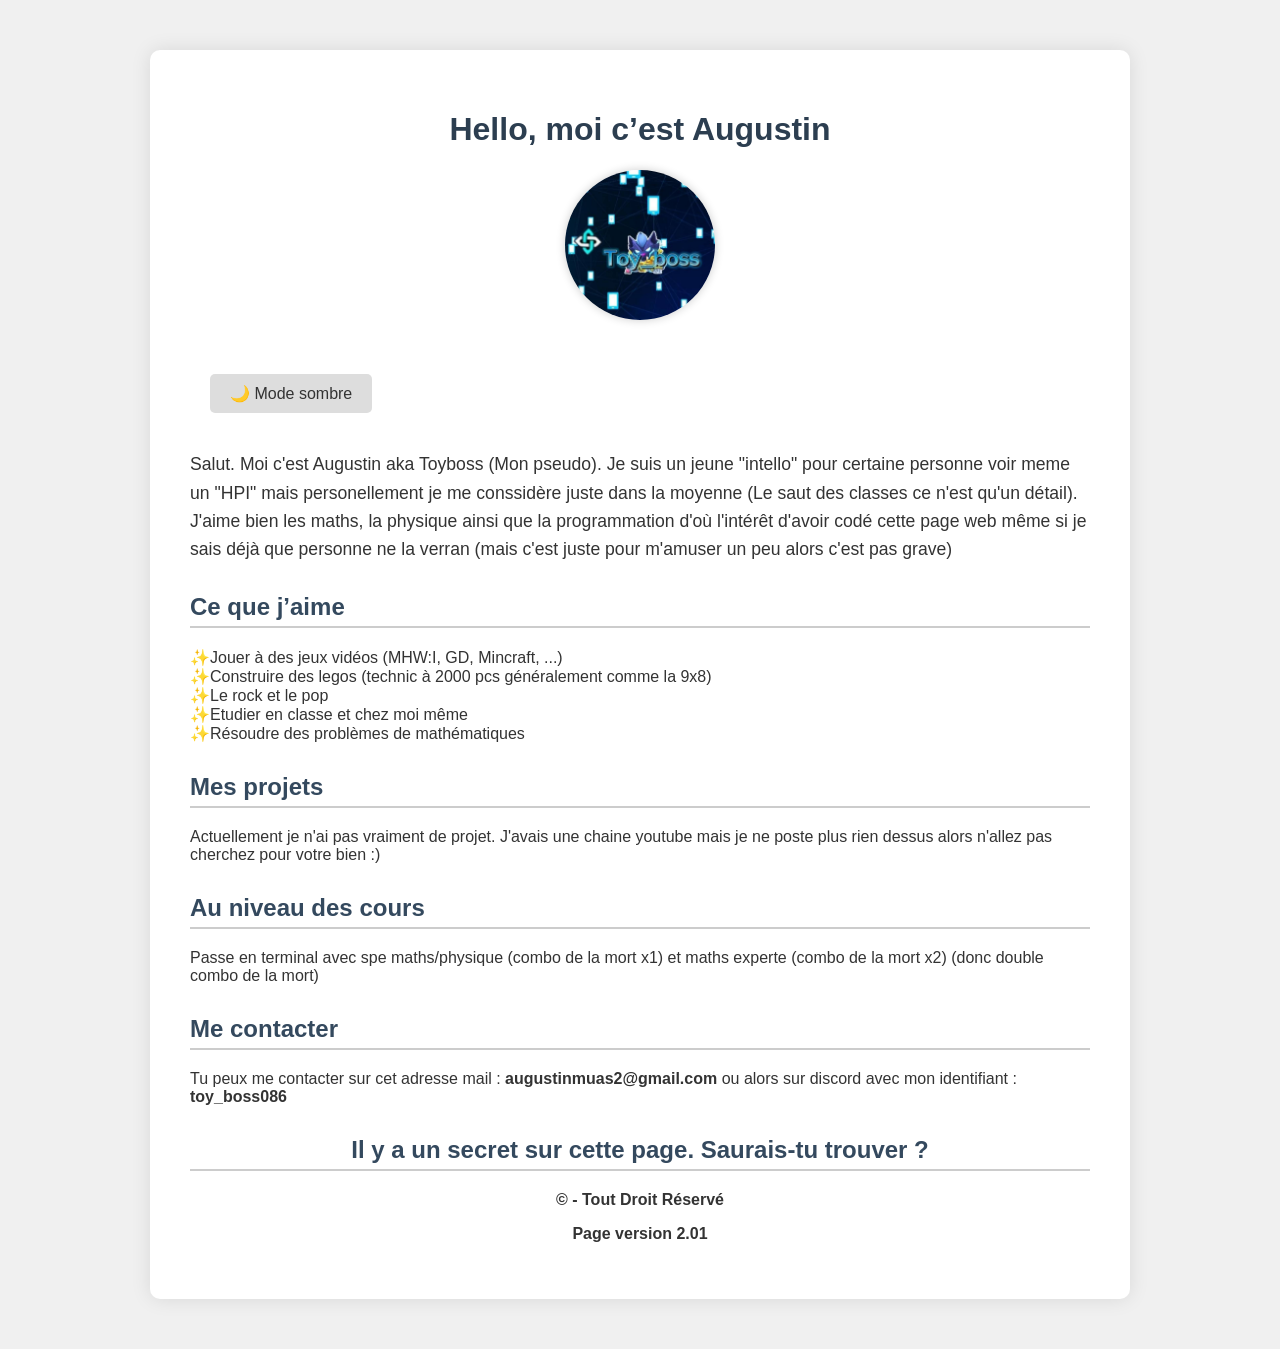
<file: index.html>
<!DOCTYPE html>
<html lang="fr">
<head>
  <meta charset="UTF-8">
  <title>Ma page Web officiel</title>
  <link rel="stylesheet" href="style.css">
</head>
<body class="light-mode">
	
  <div class="container">
    <h1>Hello, moi c’est Augustin</h1>
	
    <div class="photo">
      <a href="secret.html">
		  <img src="PP.jpg" alt="Photo de profil">
	  </a>
    </div>
		
	<button id="toggle-theme">🌙 Mode sombre</button>
		
    <div class="bio">
      <p>Salut. Moi c'est Augustin aka Toyboss (Mon pseudo). Je suis un jeune "intello" pour certaine personne voir meme un "HPI" mais personellement je me conssidère juste dans la moyenne (Le saut des classes ce n'est qu'un détail). J'aime bien les maths, la physique ainsi que la programmation d'où l'intérêt d'avoir codé cette page web même si je sais déjà que personne ne la verran (mais c'est juste pour m'amuser un peu alors c'est pas grave)</p>
    </div>

    <div class="section">
      <h2>Ce que j’aime</h2>
      <ul>
        <li>Jouer à des jeux vidéos (MHW:I, GD, Mincraft, ...)</li>
        <li>Construire des legos (technic à 2000 pcs généralement comme la 9x8)</li>
        <li>Le rock et le pop</li>
        <li>Etudier en classe et chez moi même</li>
		<li>Résoudre des problèmes de mathématiques</li>
      </ul>
    </div>

    <div class="section">
      <h2>Mes projets</h2>
      <p>Actuellement je n'ai pas vraiment de projet. J'avais une chaine youtube mais je ne poste plus rien dessus alors n'allez pas cherchez pour votre bien :)</p>
    </div>

	<div class="section">
		<h2>Au niveau des cours</h2>
		<p>Passe en terminal avec  spe maths/physique (combo de la mort x1) et maths experte (combo de la mort x2) (donc double combo de la mort)</p>
	</div>
		
    <div class="section">
      <h2>Me contacter</h2>
      <p>Tu peux me contacter sur cet adresse mail : <strong>augustinmuas2@gmail.com</strong> ou alors sur discord avec mon identifiant : <strong>toy_boss086</strong></p>
    </div>

	<div class="section">
		<h2><center>Il y a un secret sur cette page. Saurais-tu trouver ?</center></h2>
	</div>
	
	
<script>  
const toggleBtn = document.getElementById('toggle-theme');
const body = document.body;

toggleBtn.addEventListener('click', () => {
  body.classList.toggle('light-mode');
  body.classList.toggle('dark-mode');

  // Changer le texte du bouton
  if (body.classList.contains('dark-mode')) {
    toggleBtn.textContent = '☀️ Mode clair';
  } else {
    toggleBtn.textContent = '🌙 Mode sombre';
  }
});
</script>
<footer>
	<strong><p> © - Tout Droit Réservé</p></strong>
	<strong><p>Page version 2.01</p></strong>
</footer>
</body>
</html>
</file>
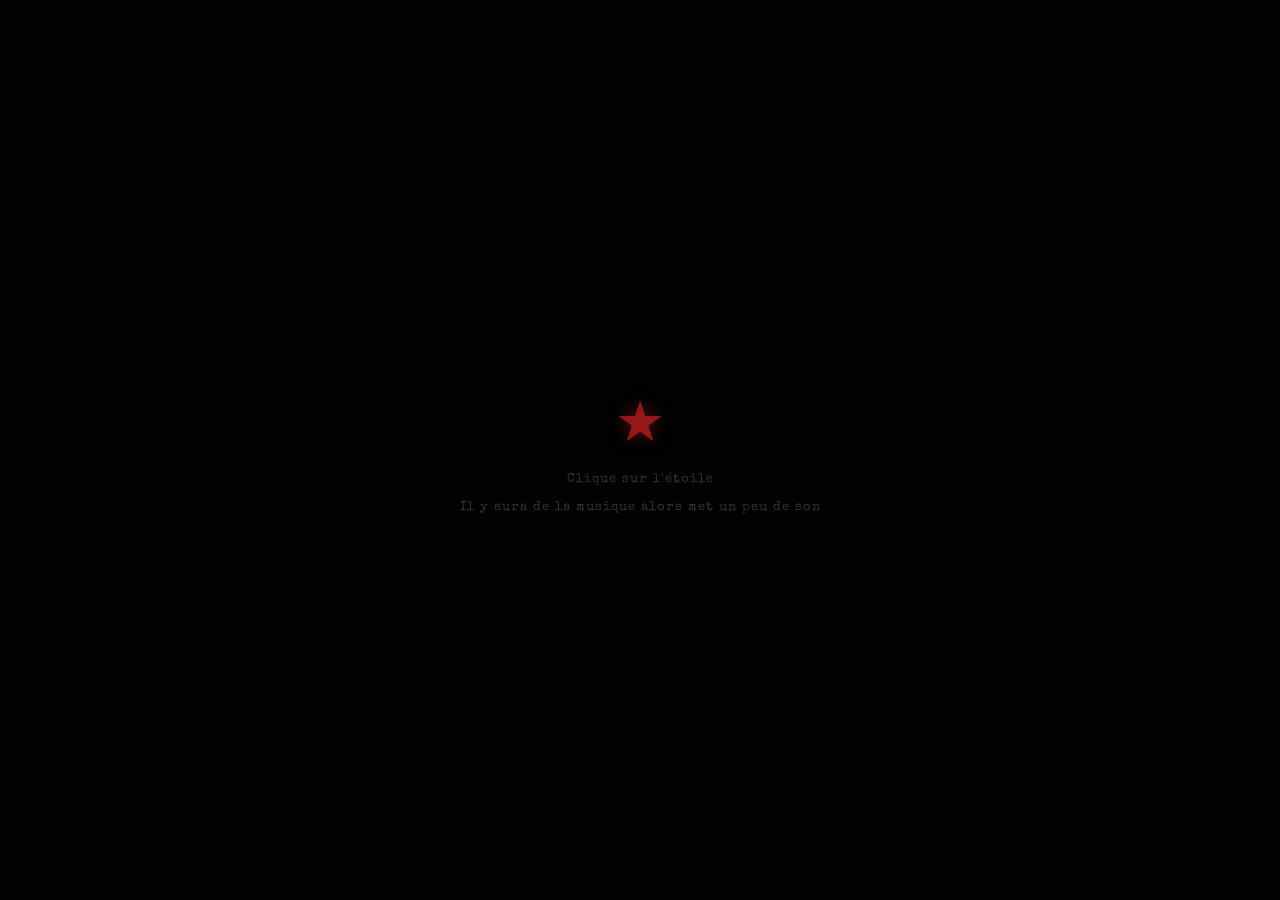
<file: end.html>
<!DOCTYPE html>
<html lang="fr">
<head>
    <meta charset="UTF-8">
    <meta name="viewport" content="width=device-width, initial-scale=1.0">
    <title>Fin</title>
    
    <link rel="preconnect" href="https://fonts.googleapis.com">
    <link rel="preconnect" href="https://fonts.gstatic.com" crossorigin>
    <link href="https://fonts.googleapis.com/css2?family=Caveat:wght@400;700&family=Special+Elite&display=swap" rel="stylesheet">

    <style>
        body {
            background-color: #020202; 
            color: #b0b0b0; 
            font-family: 'Caveat', cursive; 
            font-size: 1.45rem; 
            margin: 0;
            padding: 0;
            height: 100vh;
            display: flex;
            align-items: center;
            justify-content: center;
            overflow: hidden; 
        }

        .container {
            width: 100%;
            max-width: 500px;
            padding: 25px;
            box-sizing: border-box;
            text-align: center;
        }

        /* --- STYLE DE L'ÉTOILE --- */
        .star-container {
            display: flex;
            flex-direction: column;
            align-items: center;
            justify-content: center;
            cursor: pointer;
            transition: opacity 1.5s ease; 
        }

        .star {
            font-size: 3.5rem;
            color: rgb(150, 25, 25);
            text-shadow: 0 0 15px rgba(150, 25, 25, 0.6);
            animation: pulse 2.5s infinite ease-in-out;
            user-select: none;
            -webkit-user-select: none;
        }

        .star-hint {
            font-family: 'Special Elite', monospace;
            font-size: 0.8rem;
            color: #333;
            margin-top: 15px;
            letter-spacing: 1px;
        }

        @keyframes pulse {
            0% { transform: scale(1); opacity: 0.4; text-shadow: 0 0 10px rgba(150, 25, 25, 0.4); }
            50% { transform: scale(1.1); opacity: 1; text-shadow: 0 0 25px rgba(200, 30, 30, 0.9); }
            100% { transform: scale(1); opacity: 0.4; text-shadow: 0 0 10px rgba(150, 25, 25, 0.4); }
        }

        /* --- STYLE DU TEXTE --- */
        .final-message {
            display: none; 
            text-align: left;
            line-height: 1.5;
            opacity: 0; /* Commence invisible */
            transition: opacity 2s ease; /* Transition douce */
        }
        h1 {
            font-family: 'Special Elite', monospace;
            color: rgb(110, 15, 15);
            text-align: center;
            font-size: 1.8rem;
            margin-bottom: 30px;
            font-weight: normal;
        }

        /* Effet de curseur qui clignote à la fin du texte */
        .typewriter-text::after {
            content: '|';
            animation: blink 0.8s infinite;
            color: rgb(110, 15, 15);
            font-weight: bold;
        }

        @keyframes blink {
            0%, 100% { opacity: 1; }
            50% { opacity: 0; }
        }

        .signature {
            opacity: 0;
            text-align: center;
            font-family: 'Special Elite', monospace;
            font-size: 0.9rem;
            color: #444;
            margin-top: 50px;
            transition: opacity 1.5s ease;
        }

        .back-home {
            opacity: 0;
            display: block;
            text-align: center;
            margin-top: 40px;
            font-family: 'Special Elite', monospace;
            font-size: 0.85rem;
            color: #333;
            text-decoration: none;
            transition: opacity 1.5s ease, color 0.3s;
        }
        
        .back-home:hover {
            color: rgb(110, 15, 15);
        }
    </style>
</head>
<body>

    <audio id="bg-music" src="bg_end.mp3" loop></audio>


    <div class="container">
        
        <div class="star-container" id="star-box">
            <div class="star">★</div>
            <div class="star-hint">Clique sur l'étoile</div>
            <div class="star-hint style="color: #555; margin-top: 5px;>Il y aura de la musique alors met un peu de son</div>
        </div>

        <div class="final-message" id="text-box">
            <h1>Le dernier mot</h1>

            <div class="typewriter-text" id="typewriter"></div>

            <div class="signature" id="final-signature">Adieu, ma petite étoile.</div>
            <a href="index.html" class="back-home" id="home-btn">Retourner au site officiel... (reste et écoute la musique plutot...)</a>
        </div>

    </div>

    <script>
        const starBox = document.getElementById('star-box');
        const textBox = document.getElementById('text-box');
        const typewriterEl = document.getElementById('typewriter');
        const signatureEl = document.getElementById('final-signature');
        const homeBtnEl = document.getElementById('home-btn');
        const bgMusic = document.getElementById('bg-music');

        // Le texte à taper (\n sert à faire des sauts de ligne)
        const textToType = "Voilà... C’est ici que tout s’arrête vraiment.\n\nJe voulais juste que ces quelques pages restent là, gravées dans un coin d'Internet, comme une preuve que tout ça a existé. Que mes sentiments étaient vrais.\n\nPrends soin de toi, Elena. De ton avenir, de tes choix, et de ton bonheur, peu importe avec qui il s'écrit désormais.\n\nMerci d'avoir fait briller mon ciel, durant un an... \n\nJe me suoviendrai toujours de notre premier calin et de toi, mon premier amour... \n\nJe t'aime...";

        let index = 0;


        function typeWriter() {
            if (index < textToType.length) {
                if (textToType.charAt(index) === '\n') {
                    typewriterEl.innerHTML += '<br>';
                } else {
                    typewriterEl.innerHTML += textToType.charAt(index);
                }
                index++;
                
                // Génère une vitesse aléatoire entre 30ms et 80ms pour simuler une frappe humaine
                const randomSpeed = Math.floor(Math.random() * 50) + 30; 
                setTimeout(typeWriter, randomSpeed);
            } else {
                signatureEl.style.opacity = '1';
                homeBtnEl.style.opacity = '1';
            }
        }
        function fadeInAudio(audioElement, durationMs) {
            audioElement.volume = 0; // On commence à zéro de volume
            
            const intervalTime = 50; // On augmente le volume toutes les 50ms
            const numberOfSteps = durationMs / intervalTime;
            const volumeIncrement = 1 / numberOfSteps; // Le palier d'augmentation

            const fadeInterval = setInterval(() => {
                if (audioElement.volume < 0.95) {
                    audioElement.volume += volumeIncrement;
                } else {
                    audioElement.volume = 1; // Sécurité pour atteindre le max
                    clearInterval(fadeInterval); // On arrête le fondu
                }
            }, intervalTime);
        }
        starBox.addEventListener('click', () => {
            bgMusic.volume = 0;
            
            bgMusic.play().then(() => {
                // Lance le fondu sonore sur une durée de 3000ms (3 secondes)
                fadeInAudio(bgMusic, 3000);
            }).catch(error => {
                console.log("L'audio n'a pas pu se lancer :", error);
            });

            starBox.style.opacity = '0';
            starBox.style.pointerEvents = 'none';

        setTimeout(() => {
            starBox.style.display = 'none'; 
            document.body.style.overflow = 'auto'; 
            textBox.style.display = 'block';
            
            // Un infime délai pour laisser le display: block s'activer, puis on gère l'opacité
            setTimeout(() => {
                textBox.style.opacity = '1';
            }, 50);

                typeWriter();
            }, 2000);
        });
    </script>
</body>
</html>
</file>
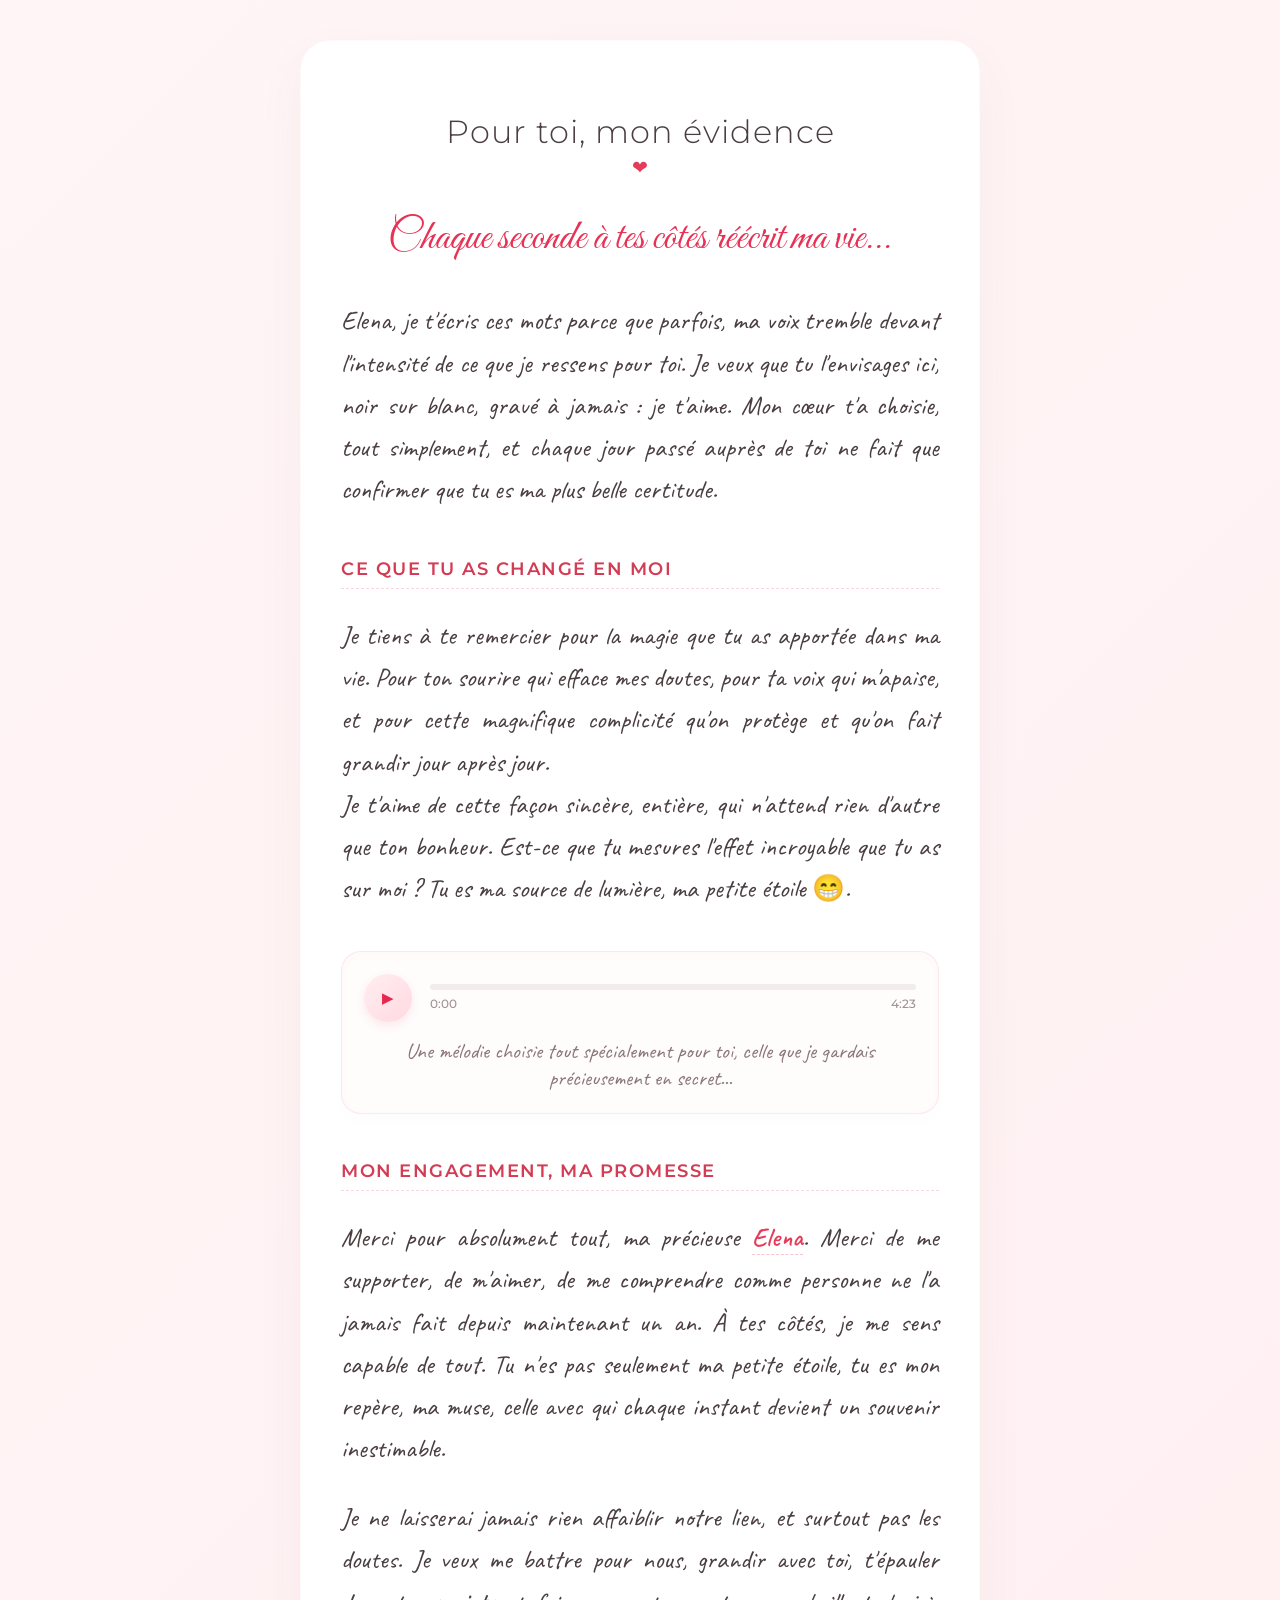
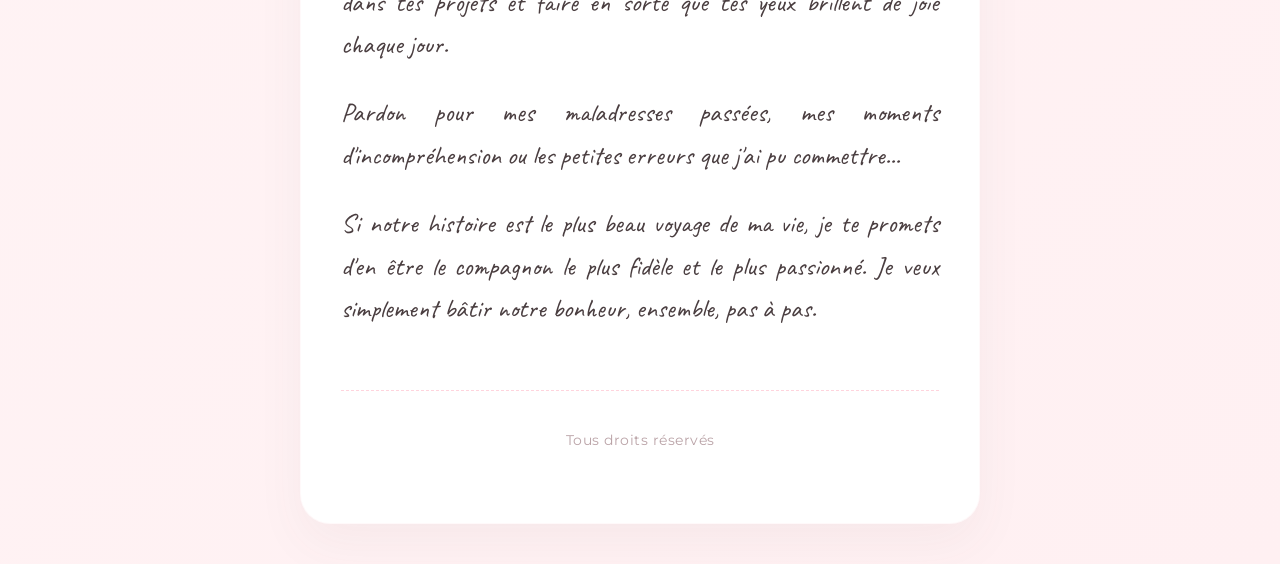
<file: letter.html>
<!DOCTYPE html>
<html lang="fr">
<head>
    <meta charset="UTF-8">
    <meta name="viewport" content="width=device-width, initial-scale=1.0">
    <title>Pour toi, mon évidence</title>
    
    <link rel="preconnect" href="https://fonts.googleapis.com">
    <link rel="preconnect" href="https://fonts.gstatic.com" crossorigin>
    <link href="https://fonts.googleapis.com/css2?family=Caveat:wght@400;700&family=Great+Vibes&family=Montserrat:wght@300;400;600&display=swap" rel="stylesheet">

    <style>
        /* --- DESIGN GLOBAL --- */
        * {
            box-sizing: border-box;
        }

        body {
            background: linear-gradient(135deg, #fff5f6 0%, #fff0f2 100%);
            color: #4a3e40;
            font-family: 'Caveat', cursive;
            font-size: 1.65rem;
            margin: 0;
            padding: 0;
            min-height: 100vh;
        }

        /* --- CONTENU DE LA LETTRE --- */
        #secret-content {
            max-width: 680px;
            margin: 40px auto;
            padding: 50px 40px;
            background: #ffffff;
            border-radius: 30px;
            box-shadow: 0 20px 50px rgba(105, 74, 80, 0.05);
            border: 1px solid rgba(230, 60, 90, 0.03);
        }

        h1 {
            font-family: 'Montserrat', sans-serif;
            color: #4a3e40;
            text-align: center;
            font-weight: 300;
            font-size: 2rem;
            margin-bottom: 5px;
            letter-spacing: 1px;
        }

        .title-heart {
            color: rgb(230, 60, 90);
            font-size: 1.2rem;
            display: block;
            text-align: center;
            margin-bottom: 25px;
        }

        h2 {
            font-family: 'Montserrat', sans-serif;
            color: rgb(210, 60, 85);
            font-size: 1.15rem;
            font-weight: 600;
            margin-top: 45px;
            margin-bottom: 15px;
            border-bottom: 1px dashed rgba(210, 60, 85, 0.2);
            padding-bottom: 8px;
            text-transform: uppercase;
            letter-spacing: 1.5px;
        }

        .ambiance-text {
            font-family: 'Great Vibes', cursive; 
            color: rgb(230, 50, 85);
            text-align: center;
            font-size: 2.6rem;
            margin: 35px 0;
            line-height: 1.2;
        }

        p {
            margin-bottom: 22px;
            text-align: justify; 
            white-space: pre-line; 
            line-height: 1.6;
        }

        .highlight-box {
            background: linear-gradient(to right, #fff5f6, #fffbfb);
            border-left: 3px solid rgb(230, 60, 90);
            padding: 15px 20px;
            margin: 30px 0;
            font-style: italic;
            border-radius: 0 12px 12px 0;
        }

        a {
            color: rgb(230, 60, 90);
            text-decoration: none;    
            font-weight: 600;        
            border-bottom: 1px rgba(230, 60, 90, 0.3) dashed;
            transition: all 0.3s ease;
        }
    
        a:hover {
            color: rgb(255, 20, 60); 
            border-bottom-color: rgb(255, 20, 60);
            text-shadow: 0 0 4px rgba(255, 20, 60, 0.1); 
        }

        /* --- LECTEUR AUDIO DESIGN MODERNE --- */
        .player-container {
            margin: 40px 0;
            background: #fffcfc;
            padding: 22px;
            border-radius: 20px;
            border: 1px solid rgba(230, 60, 90, 0.1);
            font-family: 'Montserrat', sans-serif;
            font-size: 0.95rem;
            box-shadow: inset 0 2px 8px rgba(230, 60, 90, 0.02), 0 8px 20px rgba(0,0,0,0.01);
        }

        .player-controls {
            display: flex;
            align-items: center;
            gap: 18px;
        }

        .mini-player-btn {
            width: 48px;
            height: 48px;
            border-radius: 50%;
            border: none;
            background: linear-gradient(135deg, #ffeef1 0%, #ffd9e0 100%); 
            color: #e62850;
            font-size: 15px;
            cursor: pointer;
            display: flex;
            align-items: center;
            justify-content: center;
            flex-shrink: 0;
            transition: all 0.3s;
            box-shadow: 0 4px 10px rgba(230, 60, 90, 0.1);
        }

        .mini-player-btn:hover {
            background: rgb(230, 60, 90);
            color: #fff;
            transform: scale(1.06);
            box-shadow: 0 5px 15px rgba(230, 60, 90, 0.25);
        }

        .progress-container {
            flex-grow: 1;
            display: flex;
            flex-direction: column;
            gap: 6px;
        }

        .progress-bar-bg {
            width: 100%;
            height: 6px;
            background: #f3ebec;
            border-radius: 4px;
            cursor: pointer;
            position: relative;
        }

        .progress-bar-fill {
            height: 100%;
            width: 0%;
            background: linear-gradient(to right, rgb(240, 70, 100), rgb(220, 45, 80));
            border-radius: 4px;
            transition: width 0.1s linear;
        }

        .time-display {
            display: flex;
            justify-content: space-between;
            color: #a09295;
            font-size: 0.75rem;
            font-weight: 500;
        }

        .player-legend {
            font-family: 'Caveat', cursive;
            font-size: 1.35rem;
            color: #8a7679;
            margin-top: 15px;
            text-align: center;
        }

        footer {
            margin-top: 60px;
            text-align: center;
            font-size: 1.1rem;
            color: #baa3a7;
            border-top: 1px dashed #ffd4dd;
            padding-top: 25px;
        }

        /* Responsive */
        @media (max-width: 768px) {
            #secret-content {
                margin: 15px;
                padding: 35px 20px;
            }
            body {
                font-size: 1.5rem;
            }
            h1 {
                font-size: 1.7rem;
            }
        }
    </style>
</head>
<body>

    <div id="secret-content">
        <h1>Pour toi, mon évidence</h1>
        <span class="title-heart">❤</span>
        
        <p class="ambiance-text">Chaque seconde à tes côtés réécrit ma vie...</p>
        
        <p>Elena, je t'écris ces mots parce que parfois, ma voix tremble devant l'intensité de ce que je ressens pour toi. Je veux que tu l'envisages ici, noir sur blanc, gravé à jamais : je t'aime. Mon cœur t'a choisie, tout simplement, et chaque jour passé auprès de toi ne fait que confirmer que tu es ma plus belle certitude.</p>
        
        <h2>Ce que tu as changé en moi</h2>
        <p>Je tiens à te remercier pour la magie que tu as apportée dans ma vie. Pour ton sourire qui efface mes doutes, pour ta voix qui m'apaise, et pour cette magnifique complicité qu'on protège et qu'on fait grandir jour après jour. 
        Je t'aime de cette façon sincère, entière, qui n'attend rien d'autre que ton bonheur. Est-ce que tu mesures l'effet incroyable que tu as sur moi ? Tu es ma source de lumière, ma petite étoile 😁.</p>
        
        <div class="player-container">
            <audio id="mini-audio">
                <source src="musique.mp3" type="audio/mpeg">
                Votre navigateur ne supporte pas l'élément audio.
            </audio>

            <div class="player-controls">
                <button id="mini-player" class="mini-player-btn" aria-label="Écouter la musique">
                    <span id="player-icon">▶</span>
                </button>
                
                <div class="progress-container">
                    <div class="progress-bar-bg" id="progress-bg">
                        <div class="progress-bar-fill" id="progress-fill"></div>
                    </div>
                    <div class="time-display">
                        <span id="current-time">0:00</span>
                        <span id="total-duration">0:00</span>
                    </div>
                </div>
            </div>
            <div class="player-legend">Une mélodie choisie tout spécialement pour toi, celle que je gardais précieusement en secret...</div>
        </div>

        <h2>Mon engagement, ma promesse</h2>
        <p>Merci pour absolument tout, ma précieuse <a href="secret2.html">Elena</a>. Merci de me supporter, de m'aimer, de me comprendre comme personne ne l'a jamais fait depuis maintenant un an. À tes côtés, je me sens capable de tout. Tu n'es pas seulement ma petite étoile, tu es mon repère, ma muse, celle avec qui chaque instant devient un souvenir inestimable.</p>
        
        <p>Je ne laisserai jamais rien affaiblir notre lien, et surtout pas les doutes. Je veux me battre pour nous, grandir avec toi, t'épauler dans tes projets et faire en sorte que tes yeux brillent de joie chaque jour.</p>
        
        <p>Pardon pour mes maladresses passées, mes moments d'incompréhension ou les petites erreurs que j'ai pu commettre...</p>
        
        <p>Si notre histoire est le plus beau voyage de ma vie, je te promets d'en être le compagnon le plus fidèle et le plus passionné. Je veux simplement bâtir notre bonheur, ensemble, pas à pas.</p>

        <footer>
            <p style="text-align: center; color: #baa3a7; font-family: 'Montserrat', sans-serif; font-size: 0.85rem; letter-spacing: 0.5px;">Tous droits réservés</p>
        </footer>
    </div>

    <script>
    // --- SCRIPT LECTEUR AUDIO ---
    const audio = document.getElementById('mini-audio');
    const btn = document.getElementById('mini-player');
    const icon = document.getElementById('player-icon');
    const progressBg = document.getElementById('progress-bg');
    const progressFill = document.getElementById('progress-fill');
    const currentTimeEl = document.getElementById('current-time');
    const totalDurationEl = document.getElementById('total-duration');

    function formatTime(seconds) {
        if (isNaN(seconds)) return "0:00";
        const mins = Math.floor(seconds / 60);
        const secs = Math.floor(seconds % 60);
        return `${mins}:${secs < 10 ? '0' : ''}${secs}`;
    }

    btn.addEventListener('click', () => {
        if (audio.paused) {
            audio.play();
            icon.textContent = '||';
        } else {
            audio.pause();
            icon.textContent = '▶';
        }
    });

    audio.addEventListener('timeupdate', () => {
        const percent = (audio.currentTime / audio.duration) * 100;
        progressFill.style.width = percent + '%';
        currentTimeEl.textContent = formatTime(audio.currentTime);
    });

    audio.addEventListener('loadedmetadata', () => {
        totalDurationEl.textContent = formatTime(audio.duration);
    });

    progressBg.addEventListener('click', (e) => {
        const width = progressBg.clientWidth;
        const clickX = e.offsetX;
        const duration = audio.duration;
        if (duration) {
            audio.currentTime = (clickX / width) * duration;
        }
    });

    audio.addEventListener('ended', () => {
        icon.textContent = '▶';
        progressFill.style.width = '0%';
        currentTimeEl.textContent = '0:00';
    });
    </script>
</body>
</html>
</file>
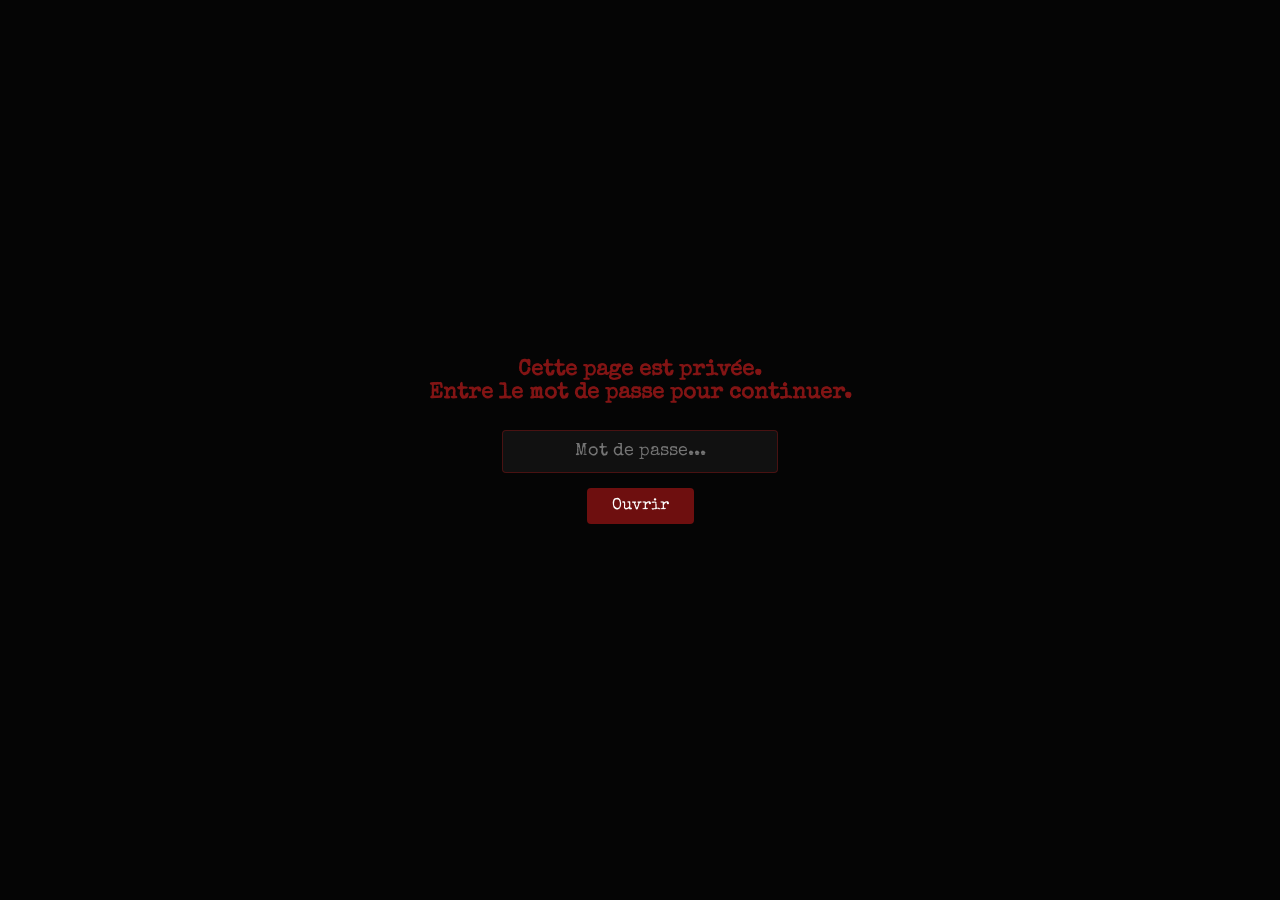
<file: secret.html>
<!DOCTYPE html>
<html lang="fr">
<head>
    <meta charset="UTF-8">
    <meta name="viewport" content="width=device-width, initial-scale=1.0">
    <title>Une page secrète</title>
    
    <link rel="preconnect" href="https://fonts.googleapis.com">
    <link rel="preconnect" href="https://fonts.gstatic.com" crossorigin>
    <link href="https://fonts.googleapis.com/css2?family=Special+Elite&display=swap" rel="stylesheet">

    <style>
        body {
            background-color: #050505; 
            margin: 0;
            padding: 0;
        }

        /* --- ÉCRAN DE VERROUILLAGE --- */
        #lock-screen {
            position: fixed;
            top: 0;
            left: 0;
            width: 100%;
            height: 100%;
            background-color: #050505;
            z-index: 9999;
            display: flex;
            flex-direction: column;
            align-items: center;
            justify-content: center;
            font-family: 'Special Elite', monospace;
            padding: 20px;
            box-sizing: border-box;
        }

        #lock-screen h2 {
            color: rgb(130, 20, 20);
            font-size: 1.4rem;
            margin-bottom: 25px;
            text-align: center;
        }

        #password-input {
            background: #111;
            border: 1px solid rgba(130, 20, 20, 0.5);
            color: #fff;
            padding: 12px;
            font-size: 1.1rem;
            border-radius: 4px;
            text-align: center;
            outline: none;
            width: 100%;
            max-width: 250px;
            margin-bottom: 15px;
            font-family: 'Special Elite', monospace;
        }

        #password-input:focus {
            border-color: rgb(210, 20, 20);
            box-shadow: 0 0 8px rgba(210, 20, 20, 0.3);
        }

        #submit-btn {
            background: rgb(110, 15, 15);
            color: #fff;
            border: none;
            padding: 10px 25px;
            font-family: 'Special Elite', monospace;
            font-size: 1rem;
            cursor: pointer;
            border-radius: 4px;
            transition: background 0.3s;
        }

        #submit-btn:hover {
            background: rgb(160, 20, 20);
        }

        #error-msg {
            color: rgb(210, 20, 20);
            font-size: 0.9rem;
            margin-top: 15px;
            height: 20px;
        }
    </style>
</head>
<body>

    <div id="lock-screen">
        <h2>Cette page est privée.<br>Entre le mot de passe pour continuer.</h2>
        <input type="password" id="password-input" placeholder="Mot de passe...">
        <button id="submit-btn">Ouvrir</button>
        <div id="error-msg"></div>
    </div>

    <script>
    // --- SCRIPT DU MOT DE PASSE ---
    const correctPassword = "21082013"; // CHANGE TON MOT DE PASSE ICI

    const passwordInput = document.getElementById('password-input');
    const submitBtn = document.getElementById('submit-btn');
    const errorMsg = document.getElementById('error-msg');

    function checkPassword() {
        if (passwordInput.value === correctPassword) {
            // Redirection vers secret.html si le mot de passe est bon
            window.location.href = "letter.html";
        } else {
            errorMsg.style.color = "rgb(210, 20, 20)";
            errorMsg.textContent = "Mot de passe incorrect...";
            passwordInput.value = "";
        }
    }

    submitBtn.addEventListener('click', checkPassword);
    passwordInput.addEventListener('keypress', (e) => {
        if (e.key === 'Enter') checkPassword();
    });
    </script>
</body>
</html>
</file>
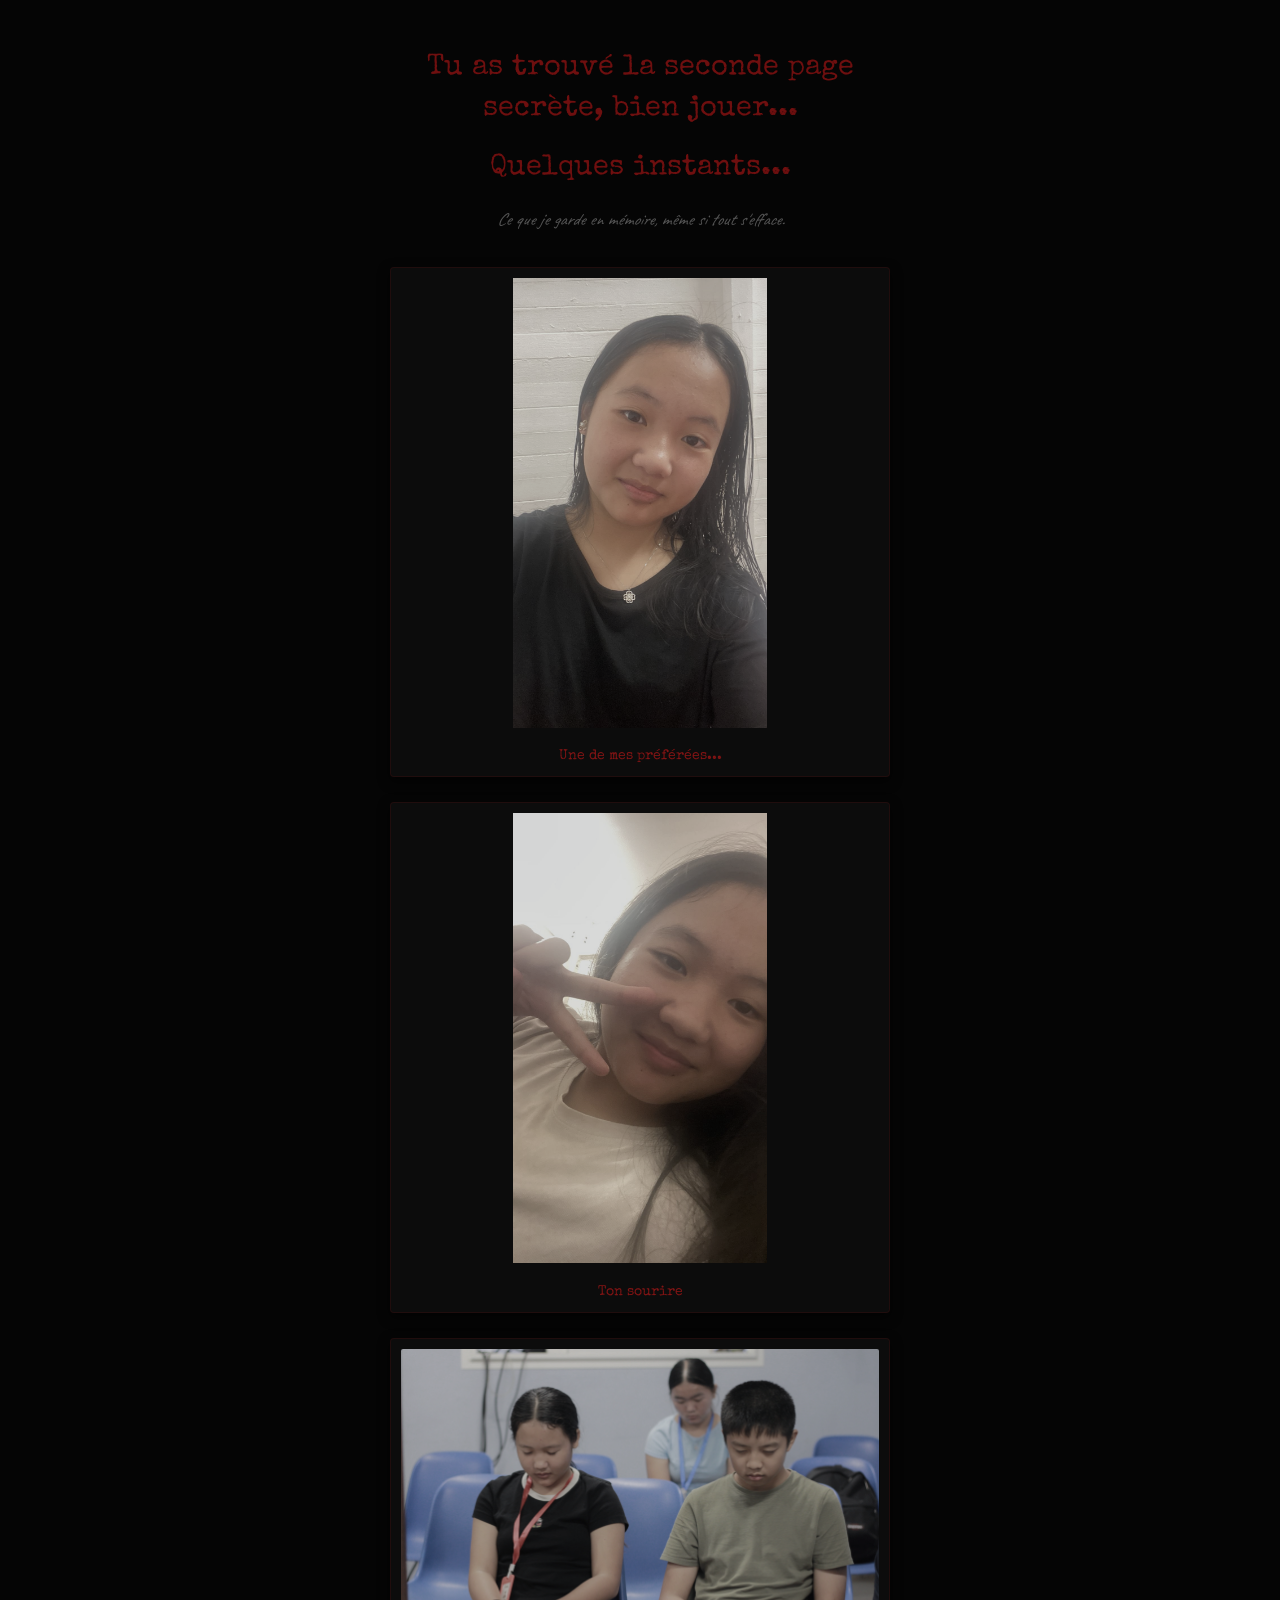
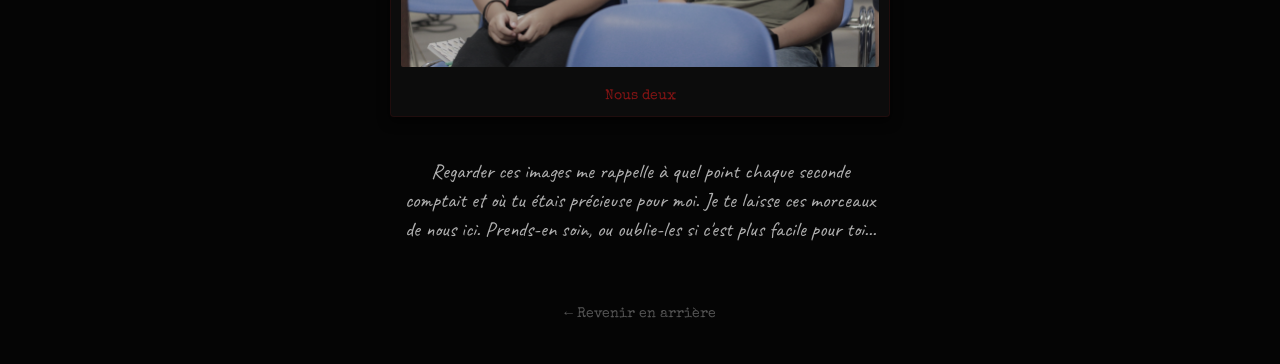
<file: secret2.html>
<!DOCTYPE html>
<html lang="fr">
<head>
    <meta charset="UTF-8">
    <meta name="viewport" content="width=device-width, initial-scale=1.0">
    <title>Les Souvenirs</title>
    
    <link rel="preconnect" href="https://fonts.googleapis.com">
    <link rel="preconnect" href="https://fonts.gstatic.com" crossorigin>
    <link href="https://fonts.googleapis.com/css2?family=Caveat:wght@400;700&family=Special+Elite&display=swap" rel="stylesheet">

    <style>
        body {
            background-color: #050505; 
            color: #b0b0b0; 
            font-family: 'Caveat', cursive; 
            font-size: 1.4rem; 
            max-width: 500px; /* Légèrement resserré pour que les grandes photos restent élégantes */
            margin: 0 auto;
            padding: 30px 15px; 
            line-height: 1.4;
        }

        h1 {
            font-family: 'Special Elite', monospace;
            color: rgb(110, 15, 15);
            text-align: center;
            font-weight: normal;
            font-size: 1.8rem; 
            margin-bottom: 5px;
        }

                /* Style par défaut pour TOUS les liens du site */
        a {
            color: inherit;         /* Le lien prend la même couleur que le texte autour (noir ou blanc selon le mode) */
            text-decoration: none;  /* Supprime le soulignement bleu d'origine */
        }
        
        /* Optionnel : si tu veux un effet visuel discret quand on passe la souris dessus */
        a:hover {
            text-decoration: none;  /* Reste non souligné au survol */
            opacity: 0.8;           /* Devient juste un poil plus transparent/clair au survol */
        }

        .subtitle {
            text-align: center;
            font-style: italic;
            color: #555;
            margin-bottom: 35px;
            font-size: 1.1rem;
        }

        /* --- CONFIGURATION GRANDE PHOTO (1 PAR LIGNE) --- */
        .gallery-grid {
            display: flex;
            flex-direction: column; /* Aligne les photos les unes en dessous des autres */
            gap: 25px; /* Plus d'espace entre les grandes photos */
            margin-bottom: 40px;
        }

        .gallery-item {
            background: #0c0c0c;
            border: 1px solid rgba(110, 15, 15, 0.2);
            padding: 10px; /* Plus de bordure noire autour de la grande photo */
            border-radius: 4px;
            box-shadow: 0 4px 12px rgba(0,0,0,0.7);
            
            /* Effet d'apparition */
            opacity: 0;
            transform: translateY(20px);
            transition: opacity 0.8s ease, transform 0.8s ease;
        }

        .gallery-item.visible {
            opacity: 1;
            transform: translateY(0);
        }

        .gallery-item img {
                    width: 100%;
                    height: auto; /* La hauteur s'adapte automatiquement à la photo */
                    max-height: 450px; /* Sécurité pour éviter qu'une photo verticale ne prenne tout l'écran */
                    object-fit: contain; /* Force l'affichage de la photo ENTIÈRE sans la couper */
                    border-radius: 2px;
                    filter: grayscale(40%) brightness(85%);
                    transition: filter 0.3s ease;
                }

        .gallery-item:active img {
            filter: grayscale(0%) brightness(100%);
        }

        .photo-caption {
            font-family: 'Special Elite', monospace;
            font-size: 0.9rem; /* Légèrement plus grand car la photo est grande */
            color: rgb(130, 20, 20); 
            text-align: center;
            margin-top: 10px;
        }

        .end-text {
            text-align: center; 
            font-size: 1.3rem;
            max-width: 100%; 
            margin: 40px auto 0 auto;
            padding: 0 10px;
            opacity: 0;
            transform: translateY(15px);
            transition: opacity 1s ease 0.2s;
        }

        .end-text.visible {
            opacity: 1;
            transform: translateY(0);
        }

        .back-link {
            display: block;
            text-align: center;
            margin-top: 50px;
            font-family: 'Special Elite', monospace;
            font-size: 0.9rem;
            color: #555;
            text-decoration: none;
            padding: 10px; 
        }
    </style>
</head>
<body>
    <h1>Tu as trouvé la seconde page secrète, bien jouer...</h1>

    <h1>Quelques instants...</h1>
    <p class="subtitle">Ce que je garde en <a href="end.html">mémoire</a>, même si tout s'efface.</p>

    <div class="gallery-grid">
        
        <div class="gallery-item">
            <img src="image1.jpg" alt="Souvenir 1">
            <div class="photo-caption">Une de mes préférées...</div>
        </div>

        <div class="gallery-item">
            <img src="image2.jpg" alt="Souvenir 2">
            <div class="photo-caption">Ton sourire</div>
        </div>

        <div class="gallery-item">
            <img src="image3.jpg" alt="Souvenir 3">
            <div class="photo-caption">Nous deux</div>
        </div>
    </div>

    <p class="end-text">
        Regarder ces images me rappelle à quel point chaque seconde comptait et où tu étais précieuse pour moi. Je te laisse ces morceaux de nous ici. Prends-en soin, ou oublie-les si c'est plus facile pour toi...
    </p>

    <a href="secret.html" class="back-link">← Revenir en arrière</a>

    <script>
        const observerOptions = {
            root: null, 
            rootMargin: '0px',
            threshold: 0.1 
        };

        const observer = new IntersectionObserver((entries, observer) => {
            entries.forEach(entry => {
                if (entry.isIntersecting) {
                    entry.target.classList.add('visible');
                    observer.unobserve(entry.target); 
                }
            });
        }, observerOptions);

        document.querySelectorAll('.gallery-item, .end-text').forEach(element => {
            observer.observe(element);
        });
    </script>
</body>
</html>
</file>
<file: style.css>
body {
	margin: 0;
	font-family: 'Segoe UI', sans-serif;
	transition: background-color 0.5s ease, color 0.5s ease;
	}

	body.light-mode {
	background-color: #f0f0f0;
	color: #333;
	}
	body.dark-mode {
	background-color: #121212;
	color: #f0f0f0;
	}
    .container {
      max-width: 900px;
      margin: 50px auto;
      background-color: white;
      padding: 40px;
      box-shadow: 0 0 20px rgba(0,0,0,0.1);
      border-radius: 10px;
	  transition: background-color 0.5s ease;
    }
	body.dark-mode .container {
	background-color: rgba(30, 30, 30, 0.8);
	}
	button {
	margin: 20px;
	padding: 10px 20px;
	font-size: 1em;
	cursor: pointer;
	border: none;
	border-radius: 5px;
	background-color: #444;
	color: white;
	transition: background-color 0.3s ease;
	}
	body.light-mode button {
	background-color: #ddd;
	color: #333;
	}
    h1 {
      text-align: center;
      color: #2c3e50;
    }
    .photo {
      text-align: center;
      margin-bottom: 30px;
    }
    .photo img {
      width: 150px;
      height: 150px;
      border-radius: 50%;
      object-fit: cover;
      box-shadow: 0 0 10px rgba(0,0,0,0.2);
    }
    .bio {
      font-size: 1.1em;
      line-height: 1.6;
    }
    .section {
      margin-top: 30px;
    }
    .section h2 {
      color: #34495e;
      border-bottom: 2px solid #ccc;
      padding-bottom: 5px;
    }
    ul {
      list-style: none;
      padding: 0;
    }
    ul li::before {
      content: "✨";
    }
	.petite-image {
	width: 100px;
	height: auto;
	}
	.petite-image:hover {
	transform: scale(1.1);
	transition: transform 0.3s ease;
	}
	footer {
		text-align: center;
	}
</file>
